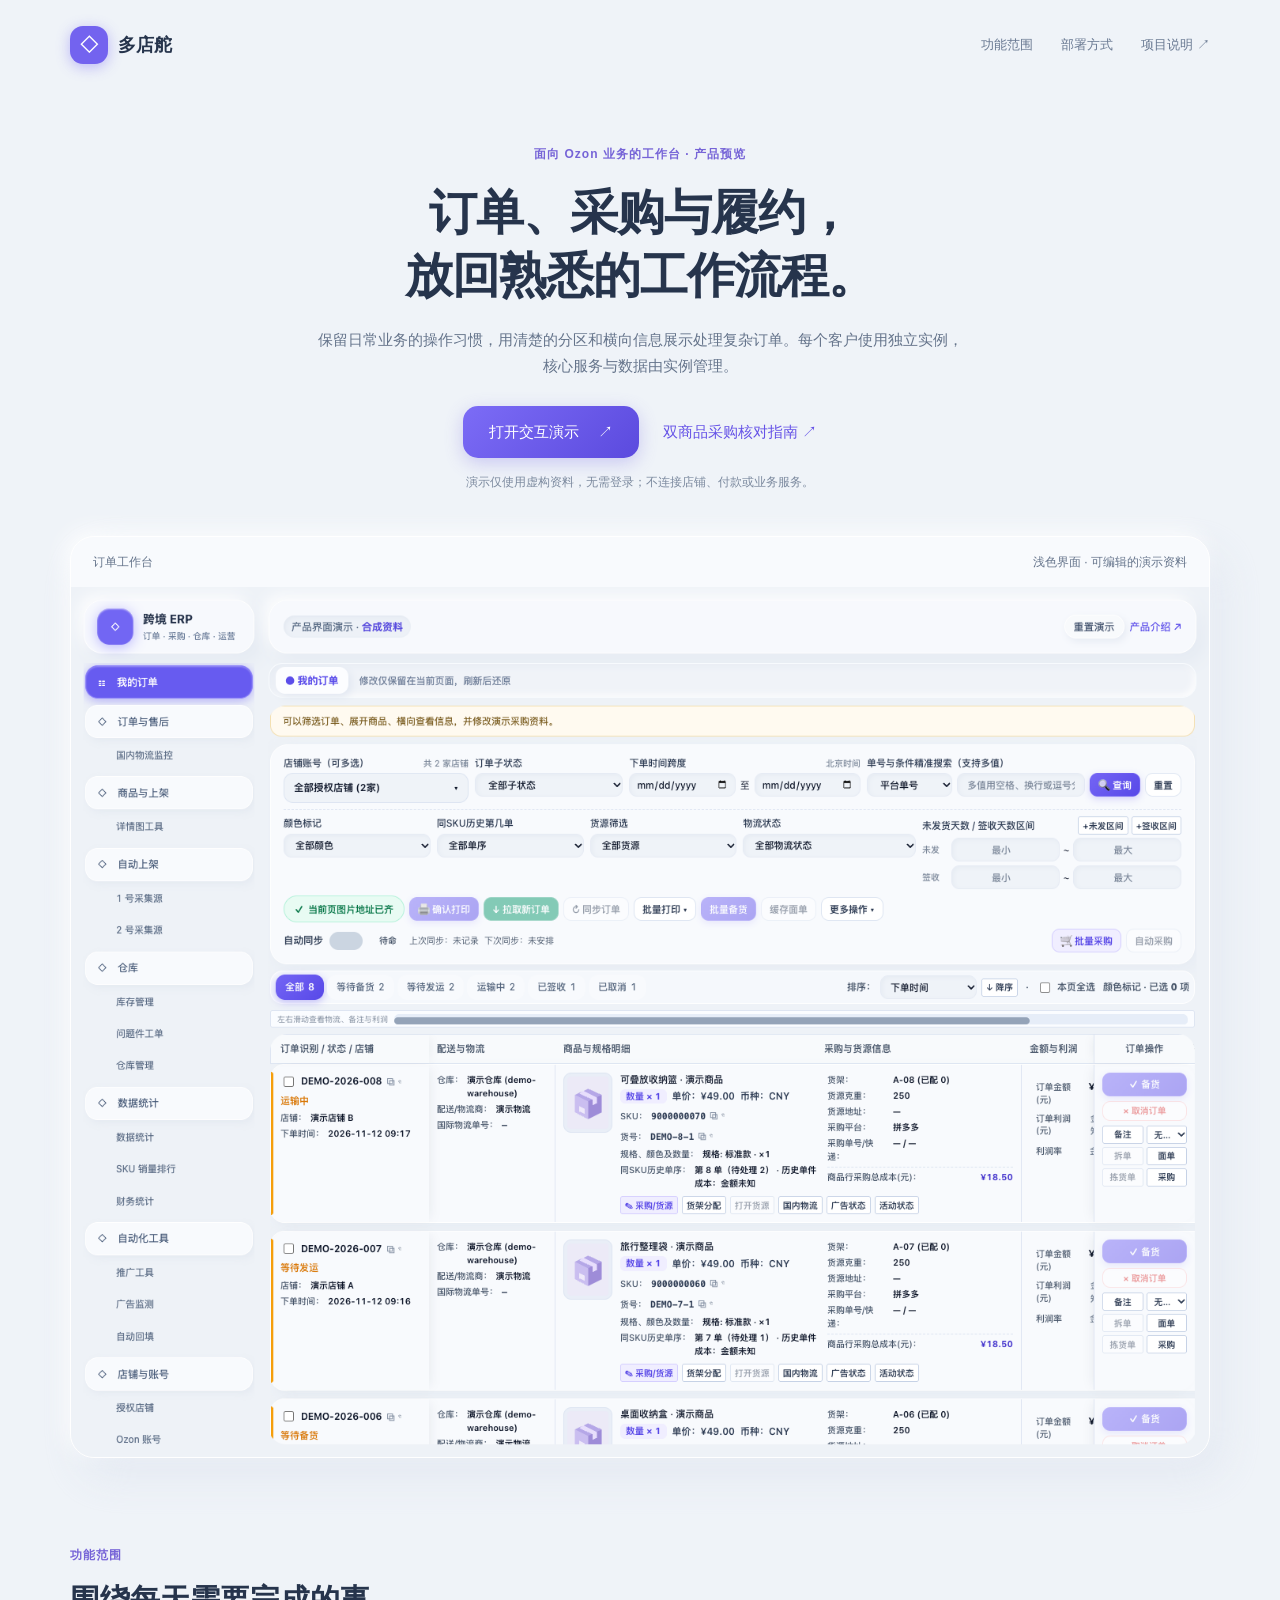
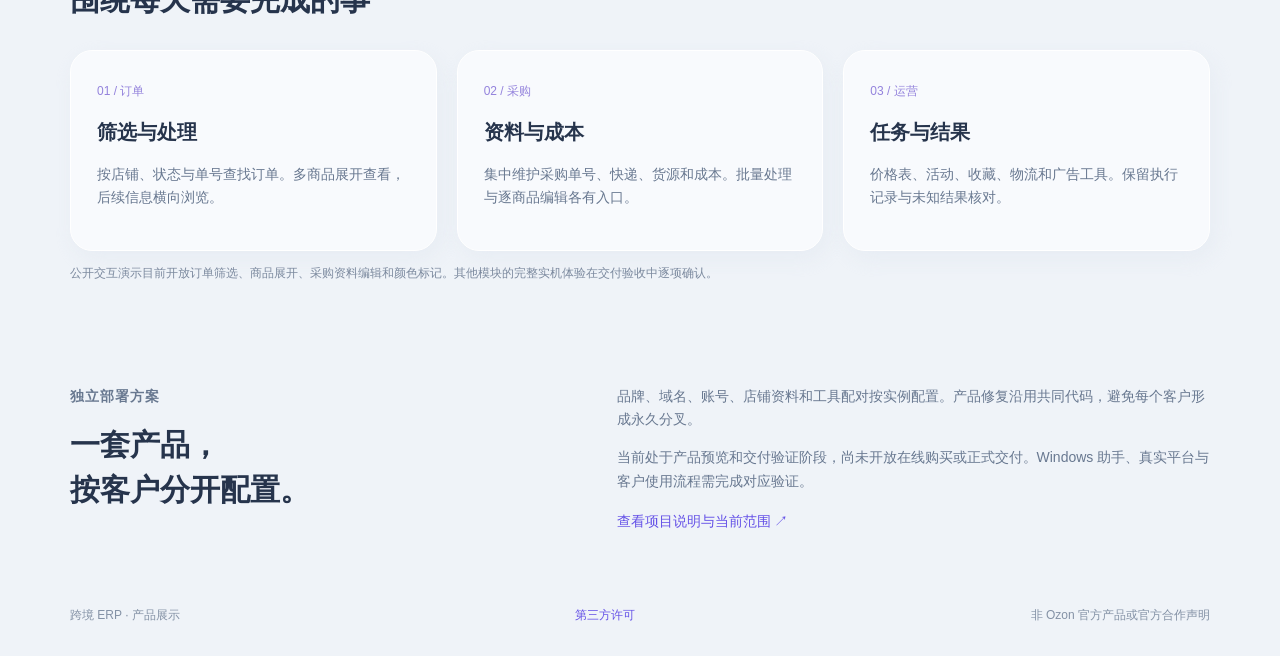
<file: docs/index.html>
<!doctype html><html lang="zh-CN"><head><meta charset="utf-8"><meta name="viewport" content="width=device-width, initial-scale=1"><meta name="description" content="跨境 ERP 产品界面与独立部署方案预览：订单、采购、仓库与运营。"><meta http-equiv="Content-Security-Policy" content="default-src 'self'; style-src 'self'; img-src 'self'; connect-src 'none'; object-src 'none'; base-uri 'none'; form-action 'none'"><title>多店舵 MultiHelm · Ozon 订单工作台演示</title><link rel="stylesheet" href="./site.css"></head><body><header><a class="brand" href="./"><b>◇</b> 多店舵</a><nav><a href="#scope">功能范围</a><a href="#delivery">部署方式</a><a href="https://github.com/2529437553/ozon-erp-showcase">项目说明 ↗</a></nav></header><main><section class="hero"><p class="eyebrow">面向 Ozon 业务的工作台 · 产品预览</p><h1>订单、采购与履约，<br>放回熟悉的工作流程。</h1><p class="lead">保留日常业务的操作习惯，用清楚的分区和横向信息展示处理复杂订单。每个客户使用独立实例，核心服务与数据由实例管理。</p><div class="actions"><a class="primary" href="./demo.html">打开交互演示 <span>↗</span></a><a href="https://multihelm.vetted-sourcing.com/guides/order-purchase-check/">双商品采购核对指南 ↗</a></div><p class="caption">演示仅使用虚构资料，无需登录；不连接店铺、付款或业务服务。</p></section><section class="preview"><div class="preview-top"><span>订单工作台</span><span>浅色界面 · 可编辑的演示资料</span></div><a href="./demo.html"><img src="./preview.png" alt="订单演示工作台：浅灰蓝背景、紫色操作按钮及可横向浏览的订单信息"></a></section><section id="scope"><p class="eyebrow">功能范围</p><h2>围绕每天需要完成的事</h2><div class="cards"><article><span>01 / 订单</span><h3>筛选与处理</h3><p>按店铺、状态与单号查找订单。多商品展开查看，后续信息横向浏览。</p></article><article><span>02 / 采购</span><h3>资料与成本</h3><p>集中维护采购单号、快递、货源和成本。批量处理与逐商品编辑各有入口。</p></article><article><span>03 / 运营</span><h3>任务与结果</h3><p>价格表、活动、收藏、物流和广告工具。保留执行记录与未知结果核对。</p></article></div><p class="caption">公开交互演示目前开放订单筛选、商品展开、采购资料编辑和颜色标记。其他模块的完整实机体验在交付验收中逐项确认。</p></section><section id="delivery" class="delivery"><div><p class="eyebrow">独立部署方案</p><h2>一套产品，<br>按客户分开配置。</h2></div><div><p>品牌、域名、账号、店铺资料和工具配对按实例配置。产品修复沿用共同代码，避免每个客户形成永久分叉。</p><p>当前处于产品预览和交付验证阶段，尚未开放在线购买或正式交付。Windows 助手、真实平台与客户使用流程需完成对应验证。</p><a href="https://github.com/2529437553/ozon-erp-showcase">查看项目说明与当前范围 ↗</a></div></section></main><footer><span>跨境 ERP · 产品展示</span><a href="./THIRD-PARTY-NOTICES.txt">第三方许可</a><span>非 Ozon 官方产品或官方合作声明</span></footer></body></html>
</file>
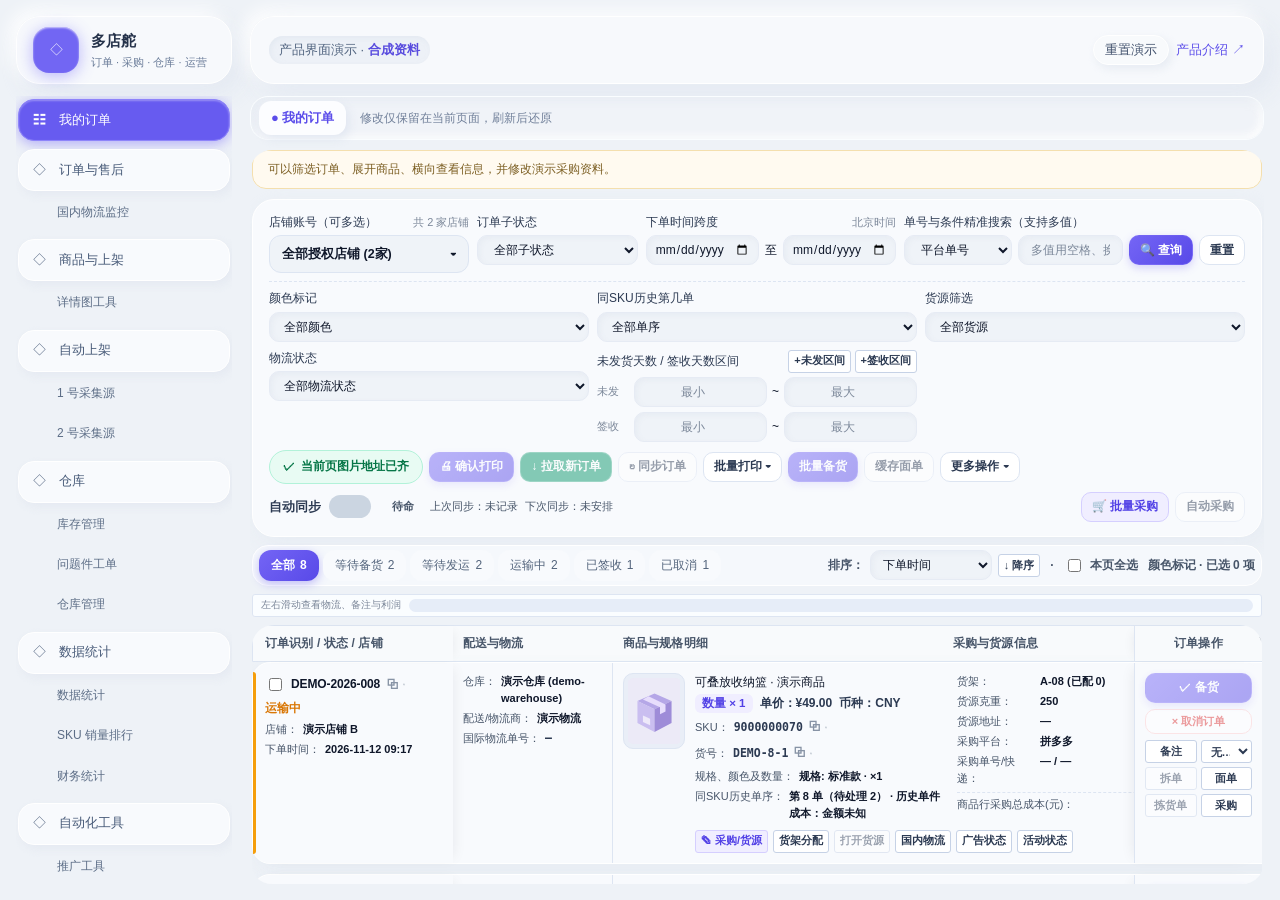
<file: docs/demo.html>
<!doctype html><html lang="zh-CN"><head><meta charset="utf-8"><meta name="viewport" content="width=device-width,initial-scale=1"><meta http-equiv="Content-Security-Policy" content="default-src 'self'; script-src 'self'; style-src 'self' 'unsafe-inline'; img-src 'self' data:; connect-src 'none'; object-src 'none'; base-uri 'none'; form-action 'none'"><title>多店舵 MultiHelm｜Ozon 订单采购交互演示</title><link rel="stylesheet" href="./demo.css?v=4b5ab4d7a29d"></head><body><div id="root"></div><script type="module" src="./demo.js?v=107925c29366"></script></body></html>
</file>
<file: docs/site.css>
*{box-sizing:border-box}html{scroll-behavior:smooth}body{margin:0;background:#eff3f8;color:#26344c;font:15px/1.7 -apple-system,BlinkMacSystemFont,'Segoe UI','PingFang SC',sans-serif}a{color:#6552e7;text-decoration:none}header,main,footer{max-width:1180px;margin:auto}header{display:flex;justify-content:space-between;align-items:center;padding:26px 20px}.brand{font-size:18px;font-weight:700;color:#26344c;display:flex;align-items:center;gap:10px}.brand b{width:38px;height:38px;display:grid;place-items:center;color:white;background:#7363ef;border-radius:13px;box-shadow:0 3px 14px #786cf770}nav{display:flex;gap:28px;font-size:13px}nav a{color:#697992}.hero{text-align:center;max-width:800px;margin:54px auto 44px;padding:0 20px}.eyebrow{font-size:12px;color:#7664d7;letter-spacing:1px;font-weight:600}h1{font-size:48px;line-height:1.3;letter-spacing:-1px;margin:18px 0;color:#26344c}h2{font-size:30px;line-height:1.5;margin:9px 0 28px}.lead{max-width:650px;margin:20px auto;color:#65748b}.actions{display:flex;justify-content:center;align-items:center;gap:24px;margin:28px 0 14px}.primary{background:linear-gradient(135deg,#7c6cf6,#5b4ade);color:white;padding:13px 26px;border-radius:15px;box-shadow:0 5px 18px #7566e54d}.primary span{margin-left:14px}.caption{font-size:12px;color:#7b899e}.preview{margin:0 20px;background:#f8fafd;border:1px solid white;border-radius:24px;overflow:hidden;box-shadow:12px 18px 40px #dce3ee99,-5px -5px 22px white}.preview-top{display:flex;justify-content:space-between;padding:15px 22px;font-size:12px;color:#65748b}.preview img{display:block;width:100%;height:auto}section[id]{padding:75px 20px 0;scroll-margin-top:20px}.cards{display:grid;grid-template-columns:repeat(3,1fr);gap:20px}.cards article{background:#f8fafd;border:1px solid white;border-radius:22px;padding:26px;box-shadow:4px 8px 20px #dce3ee66}.cards span{font-size:12px;color:#9382dc}.cards h3{font-size:20px;margin:12px 0}.cards p,.delivery p{color:#687890;font-size:14px}.delivery{display:grid;grid-template-columns:1fr 1.3fr;gap:90px}.delivery a{font-size:14px}footer{display:flex;justify-content:space-between;gap:18px;flex-wrap:wrap;padding:65px 20px 30px;color:#8391a5;font-size:12px}a:focus-visible{outline:2px solid #6552e7;outline-offset:5px}@media(max-width:760px){header{gap:16px;flex-wrap:wrap}nav{gap:18px}h1{font-size:33px}.hero{margin-top:25px}.cards,.delivery{grid-template-columns:1fr;gap:18px}.delivery h2 br{display:none}section[id]{padding-top:45px}.preview-top span:last-child{display:none}.actions{gap:16px}.primary{padding:12px 18px}}
</file>
<file: docs/demo.css>
.cow-root{--cow-bg-canvas: #edf2fa;--cow-bg-canvas-gradient: linear-gradient(145deg, #f0f4fb 0%, #e6edf8 100%);--cow-surface-card: #fbfdff;--cow-surface-elevated: #ffffff;--cow-surface-subtle: #f3f6fc;--cow-surface-input: #f1f5fb;--cow-surface-input-focus: #ffffff;--cow-border-light: rgba(255, 255, 255, .92);--cow-border-subtle: #dde5f2;--cow-border-strong: #c6d2e6;--cow-text-primary: #0f172a;--cow-text-secondary: #2c3a52;--cow-text-label: #475569;--cow-text-muted: #64748b;--cow-purple-500: #6353f6;--cow-purple-600: #5140e6;--cow-purple-700: #4232cc;--cow-purple-bg-soft: #f0eeff;--cow-purple-border-soft: #d5cfff;--cow-purple-gradient: linear-gradient(135deg, #6b5bf8 0%, #5241e8 100%);--cow-purple-glow: 0 8px 20px -3px rgba(88, 71, 240, .42), 0 2px 6px rgba(88, 71, 240, .22);--cow-green-600: #059669;--cow-green-gradient: linear-gradient(135deg, #12b886 0%, #099268 100%);--cow-green-glow: 0 6px 16px -3px rgba(12, 166, 120, .34);--cow-green-bg-soft: #e8fbf3;--cow-green-border-soft: #b2f2d9;--cow-green-text: #067647;--cow-amber-500: #f59e0b;--cow-amber-bg-soft: #fff9eb;--cow-amber-border-soft: #fde3a7;--cow-amber-text: #9a5b06;--cow-danger-600: #dc2626;--cow-danger-bg-soft: #fef2f2;--cow-danger-border-soft: #fecaca;--cow-danger-text: #b91c1c;--cow-blue-600: #2563eb;--cow-blue-bg-soft: #eff6ff;--cow-blue-border-soft: #bfdbfe;--cow-shadow-card: 0 12px 28px -8px rgba(24, 39, 75, .065), 0 3px 8px -2px rgba(24, 39, 75, .04), inset 0 1px 0 rgba(255, 255, 255, .95);--cow-shadow-pill: 0 4px 12px -2px rgba(24, 39, 75, .06), 0 1px 3px rgba(24, 39, 75, .04), inset 0 1px 0 rgba(255, 255, 255, .95);--cow-shadow-inset: inset 0 2px 4px rgba(15, 23, 42, .045), 0 1px 0 rgba(255, 255, 255, .85);--cow-radius-xl: 20px;--cow-radius-lg: 15px;--cow-radius-md: 11px;--cow-radius-pill: 999px;box-sizing:border-box;min-height:100vh;background:var(--cow-bg-canvas-gradient);color:var(--cow-text-primary);font-family:-apple-system,BlinkMacSystemFont,PingFang SC,Hiragino Sans GB,Microsoft YaHei,Segoe UI,Roboto,sans-serif;font-size:13px;line-height:1.48;-webkit-font-smoothing:antialiased;padding:16px 20px}.cow-root.is-embedded{min-height:auto;padding:0;background:transparent}.cow-root *,.cow-root *:before,.cow-root *:after{box-sizing:border-box}.cow-shell{display:grid;grid-template-columns:244px minmax(0,1fr);gap:20px;max-width:1720px;margin:0 auto;align-items:start}.cow-shell.is-embedded{display:block;max-width:none;margin:0}.cow-sidebar{display:flex;flex-direction:column;gap:14px;position:sticky;top:16px;min-height:calc(100vh - 32px)}.cow-brand-card{display:flex;align-items:center;gap:13px;padding:16px;background:var(--cow-surface-card);border:1px solid var(--cow-border-light);border-radius:var(--cow-radius-xl);box-shadow:var(--cow-shadow-card)}.cow-brand-logo{width:44px;height:44px;border-radius:13px;background:var(--cow-purple-gradient);box-shadow:var(--cow-purple-glow);color:#fff;font-weight:800;font-size:13px;letter-spacing:.04em;display:flex;align-items:center;justify-content:center;flex-shrink:0;overflow:hidden}.cow-brand-logo img{width:100%;height:100%;object-fit:cover}.cow-brand-meta{min-width:0;flex:1}.cow-brand-title{margin:0;font-size:16px;font-weight:700;color:var(--cow-text-primary);letter-spacing:-.01em;white-space:nowrap;overflow:hidden;text-overflow:ellipsis}.cow-brand-subtitle{margin:3px 0 0;font-size:11.5px;color:var(--cow-text-label);white-space:nowrap;overflow:hidden;text-overflow:ellipsis}.cow-nav-section{display:flex;flex-direction:column;gap:9px}.cow-nav-group-title{padding:4px 10px 0;font-size:11.5px;font-weight:600;color:var(--cow-text-label);letter-spacing:.02em}.cow-nav-item{width:100%;display:flex;align-items:center;justify-content:space-between;gap:10px;padding:13px 15px;border-radius:15px;border:1px solid var(--cow-border-light);background:var(--cow-surface-card);box-shadow:var(--cow-shadow-pill);color:var(--cow-text-secondary);font-size:14px;font-weight:600;cursor:pointer;transition:transform .14s ease,box-shadow .14s ease,background .14s ease;text-align:left}.cow-nav-item:hover:not(:disabled){transform:translateY(-1px);background:var(--cow-surface-elevated)}.cow-nav-item:disabled{opacity:.55;cursor:not-allowed}.cow-nav-item.is-active{background:var(--cow-purple-gradient);border-color:#ffffff3d;color:#fff;box-shadow:var(--cow-purple-glow)}.cow-nav-item-left{display:flex;align-items:center;gap:10px;min-width:0}.cow-nav-icon{width:18px;height:18px;flex-shrink:0;opacity:.9}.cow-nav-badge{display:inline-flex;align-items:center;justify-content:center;padding:2px 9px;border-radius:var(--cow-radius-pill);font-size:11px;font-weight:700;line-height:1.35}.cow-nav-item.is-active .cow-nav-badge{background:#ffffff38;color:#fff}.cow-nav-badge.tone-danger{background:var(--cow-danger-bg-soft);color:var(--cow-danger-text);border:1px solid var(--cow-danger-border-soft)}.cow-nav-badge.tone-purple{background:var(--cow-purple-bg-soft);color:var(--cow-purple-600)}.cow-nav-badge.tone-success{background:var(--cow-green-bg-soft);color:var(--cow-green-text)}.cow-nav-children{display:flex;flex-direction:column;gap:5px;padding-left:14px;margin-top:-3px}.cow-nav-child-btn{display:flex;align-items:center;justify-content:space-between;padding:8px 13px;border-radius:11px;border:1px solid transparent;background:#ffffffa6;color:var(--cow-text-secondary);font-size:12.5px;font-weight:500;cursor:pointer;text-align:left}.cow-nav-child-btn.is-active{background:var(--cow-purple-bg-soft);color:var(--cow-purple-600);border-color:var(--cow-purple-border-soft);font-weight:600}.cow-sidebar-spacer{flex:1}.cow-connection-card{padding:13px 15px;border-radius:var(--cow-radius-xl);background:var(--cow-surface-card);border:1px solid var(--cow-border-light);box-shadow:var(--cow-shadow-card);display:flex;flex-direction:column;gap:5px}.cow-connection-header{display:flex;align-items:center;gap:8px;font-size:12.5px;font-weight:700;color:var(--cow-text-primary)}.cow-connection-dot{width:8px;height:8px;border-radius:50%;flex-shrink:0}.cow-connection-dot.state-connected{background:#10b981;box-shadow:0 0 0 3px #10b9812e}.cow-connection-dot.state-degraded,.cow-connection-dot.state-checking{background:#f59e0b;box-shadow:0 0 0 3px #f59e0b2e}.cow-connection-dot.state-disconnected{background:#ef4444;box-shadow:0 0 0 3px #ef44442e}.cow-connection-dot.state-unverified{background:#64748b;box-shadow:0 0 0 3px #64748b29}.cow-connection-detail{font-size:11.5px;color:var(--cow-text-label);line-height:1.4}.cow-main{display:flex;flex-direction:column;gap:15px;min-width:0}.cow-filter-summary{display:flex;align-items:center;flex-wrap:wrap;gap:10px 22px;padding:10px 18px;border:1px solid #fff;border-radius:16px;background:#f9fbfd;color:#596b86;font-size:12px}.cow-filter-summary b{margin-left:5px;color:#5146c7;font-weight:600}.cow-filter-summary small{flex-basis:100%}.cow-batch-line-costs{grid-column:1 / -1;display:grid;gap:8px}.cow-batch-line-costs p{margin:4px 0;color:#61718a;font-size:12px}.cow-batch-line-cost{display:grid;grid-template-columns:minmax(0,1fr) 190px;gap:12px;align-items:center;padding:8px 10px;border-radius:10px;background:#f0f3fa}.cow-batch-line-cost span{min-width:0;overflow-wrap:anywhere;font-size:12px}.cow-batch-line-cost small{display:block;font-size:11px;color:#687992}.cow-topbar{display:flex;align-items:center;justify-content:space-between;gap:16px;padding:13px 20px;background:var(--cow-surface-card);border:1px solid var(--cow-border-light);border-radius:var(--cow-radius-xl);box-shadow:var(--cow-shadow-card);flex-wrap:wrap}.cow-topbar-left{display:flex;align-items:center;gap:12px;min-width:0}.cow-scope-pill{display:inline-flex;align-items:center;gap:10px;padding:7px 14px;border-radius:12px;background:var(--cow-surface-subtle);border:1px solid var(--cow-border-subtle);color:var(--cow-text-primary);font-size:13px;font-weight:600}.cow-scope-divider{color:var(--cow-border-strong);font-weight:400}.cow-topbar-right{display:flex;align-items:center;gap:10px;flex-wrap:wrap}.cow-role-pill{display:inline-flex;align-items:center;gap:7px;padding:7px 14px;border-radius:var(--cow-radius-pill);background:var(--cow-purple-bg-soft);border:1px solid var(--cow-purple-border-soft);color:var(--cow-purple-600);font-size:12.5px;font-weight:700}.cow-role-dot{width:6px;height:6px;border-radius:50%;background:var(--cow-purple-500)}.cow-top-btn{display:inline-flex;align-items:center;gap:6px;padding:7px 14px;border-radius:var(--cow-radius-pill);border:1px solid var(--cow-border-subtle);background:var(--cow-surface-elevated);box-shadow:var(--cow-shadow-pill);color:var(--cow-text-secondary);font-size:12.5px;font-weight:600;cursor:pointer;transition:background .14s ease,transform .14s ease}.cow-top-btn:hover:not(:disabled){background:var(--cow-surface-subtle);transform:translateY(-1px)}.cow-top-btn:disabled{opacity:.5;cursor:not-allowed}.cow-top-btn.is-danger{color:var(--cow-danger-600);border-color:var(--cow-danger-border-soft);background:snow}.cow-notice-bell{position:relative;padding:7px 11px}.cow-notice-dot{position:absolute;top:5px;right:7px;width:7px;height:7px;border-radius:50%;background:var(--cow-danger-600);border:1.5px solid #ffffff}.cow-tabs-notice-row{display:grid;grid-template-columns:minmax(300px,auto) minmax(320px,1fr);gap:14px;align-items:stretch}.cow-tabs-bar{display:flex;align-items:center;gap:6px;padding:6px;background:var(--cow-surface-card);border:1px solid var(--cow-border-light);border-radius:16px;box-shadow:var(--cow-shadow-card);overflow-x:auto}.cow-tab-pill{display:inline-flex;align-items:center;gap:8px;padding:8px 14px;border-radius:12px;border:1px solid transparent;background:transparent;color:var(--cow-text-label);font-size:12.5px;font-weight:600;cursor:pointer;white-space:nowrap;transition:all .14s ease}.cow-tab-pill:hover{color:var(--cow-text-primary);background:var(--cow-surface-subtle)}.cow-tab-pill.is-active{background:var(--cow-surface-elevated);border-color:var(--cow-border-subtle);color:var(--cow-purple-600);box-shadow:var(--cow-shadow-pill);font-weight:700}.cow-tab-dot{width:6px;height:6px;border-radius:50%;background:var(--cow-purple-500)}.cow-tab-close{display:inline-flex;align-items:center;justify-content:center;width:16px;height:16px;border-radius:50%;color:var(--cow-text-muted);font-size:12px;line-height:1}.cow-tab-close:hover{background:#0f172a14;color:var(--cow-text-primary)}.cow-notice-banner{display:flex;align-items:center;gap:10px;padding:10px 16px;border-radius:16px;background:var(--cow-amber-bg-soft);border:1px solid var(--cow-amber-border-soft);color:var(--cow-amber-text);font-size:12.5px;font-weight:600;box-shadow:var(--cow-shadow-pill)}.cow-console-card{display:flex;flex-direction:column;gap:14px;padding:18px 20px;background:var(--cow-surface-card);border:1px solid var(--cow-border-light);border-radius:var(--cow-radius-xl);box-shadow:var(--cow-shadow-card)}.cow-filter-primary-grid{display:grid;grid-template-columns:1fr .8fr 1.2fr 1.9fr;gap:12px;align-items:start}.cow-field-group{display:flex;flex-direction:column;gap:6px;min-width:0}.cow-field-label{font-size:12px;font-weight:700;color:var(--cow-text-secondary);display:flex;align-items:center;justify-content:space-between;gap:6px}.cow-field-hint{font-size:11px;font-weight:500;color:var(--cow-text-muted)}.cow-field-error{font-size:11px;font-weight:600;color:var(--cow-danger-600)}.cow-input,.cow-select{width:100%;height:38px;padding:0 12px;border-radius:12px;border:1px solid var(--cow-border-subtle);background:var(--cow-surface-input);box-shadow:var(--cow-shadow-inset);color:var(--cow-text-primary);font-size:12.5px;font-weight:500;outline:none;transition:border-color .14s ease,background .14s ease,box-shadow .14s ease}.cow-input::placeholder{color:var(--cow-text-muted)}.cow-input:focus,.cow-select:focus{background:var(--cow-surface-input-focus);border-color:var(--cow-purple-500);box-shadow:0 0 0 3px #6353f624}.cow-readonly-box{display:flex;align-items:center;justify-content:space-between;gap:8px;height:38px;padding:0 12px;border-radius:12px;border:1px dashed var(--cow-border-strong);background:var(--cow-surface-subtle);color:var(--cow-text-secondary);font-size:12.5px;font-weight:600}.cow-shop-multiselect{position:relative}.cow-shop-trigger{width:100%;min-height:38px;padding:5px 12px;border-radius:12px;border:1px solid var(--cow-border-subtle);background:var(--cow-surface-input);box-shadow:var(--cow-shadow-inset);color:var(--cow-text-primary);font-size:12.5px;font-weight:600;display:flex;align-items:center;justify-content:space-between;gap:6px;cursor:pointer;text-align:left}.cow-shop-tags{display:flex;align-items:center;gap:4px;flex-wrap:wrap}.cow-shop-tag{display:inline-flex;align-items:center;gap:4px;padding:2px 8px;border-radius:999px;background:var(--cow-purple-bg-soft);border:1px solid var(--cow-purple-border-soft);color:var(--cow-purple-600);font-size:11.5px;font-weight:700}.cow-date-range-row{display:grid;grid-template-columns:minmax(0,1fr) auto minmax(0,1fr);min-width:0;align-items:center;gap:6px}.cow-date-range-row .cow-input{min-width:0;width:100%;padding:0 8px;font-size:12px}.cow-interval-list{display:flex;flex-direction:column;gap:5px}.cow-interval-row{display:flex;align-items:center;gap:5px}.cow-interval-row .cow-input{min-width:0;height:32px;padding:0 8px;font-size:12px;text-align:center}.cow-interval-row>span{flex-shrink:0;white-space:nowrap}.cow-search-combo{display:flex;align-items:center;gap:6px;flex-wrap:nowrap}.cow-search-combo .cow-select{width:108px;flex-shrink:0}.cow-search-combo .cow-input{flex:1;min-width:72px}.cow-filter-secondary-grid{display:grid;grid-template-columns:.85fr .85fr .85fr 1fr 1.5fr;gap:12px;padding-top:10px;border-top:1px dashed var(--cow-border-subtle);align-items:start}.cow-filter-secondary-grid .cow-select{height:34px;font-size:12px;padding:0 10px}.cow-btn{display:inline-flex;align-items:center;justify-content:center;gap:6px;height:36px;padding:0 15px;border-radius:var(--cow-radius-pill);border:1px solid var(--cow-border-subtle);background:var(--cow-surface-elevated);box-shadow:var(--cow-shadow-pill);color:var(--cow-text-secondary);font-size:12.5px;font-weight:700;cursor:pointer;white-space:nowrap;transition:transform .14s ease,box-shadow .14s ease,background .14s ease}.cow-btn:hover:not(:disabled){transform:translateY(-1px);background:#fff}.cow-btn:disabled{opacity:.48;cursor:not-allowed;transform:none}.cow-btn-purple{background:var(--cow-purple-gradient);border-color:#ffffff38;color:#fff;box-shadow:var(--cow-purple-glow)}.cow-btn-purple:hover:not(:disabled){background:linear-gradient(135deg,#7466fa,#5847ee)}.cow-btn-green{background:var(--cow-green-gradient);border-color:#ffffff38;color:#fff;box-shadow:var(--cow-green-glow)}.cow-btn-green:hover:not(:disabled){background:linear-gradient(135deg,#15c490,#0b9f72)}.cow-btn-soft-purple{background:var(--cow-purple-bg-soft);border-color:var(--cow-purple-border-soft);color:var(--cow-purple-600)}.cow-btn-danger-outline{background:snow;border-color:var(--cow-danger-border-soft);color:var(--cow-danger-600)}.cow-btn-sm{height:30px;padding:0 11px;font-size:12px;border-radius:10px}.cow-action-toolbar{display:flex;align-items:center;justify-content:space-between;gap:12px;flex-wrap:wrap}.cow-action-group{display:flex;align-items:center;gap:9px;flex-wrap:wrap}.cow-status-pill-mint{display:inline-flex;align-items:center;gap:6px;height:34px;padding:0 13px;border-radius:var(--cow-radius-pill);background:var(--cow-green-bg-soft);border:1px solid var(--cow-green-border-soft);color:var(--cow-green-text);font-size:12px;font-weight:700}.cow-dropdown-wrap{position:relative;display:inline-flex}.cow-dropdown-panel{position:absolute;top:calc(100% + 6px);left:0;z-index:40;min-width:210px;padding:6px;background:var(--cow-surface-elevated);border:1px solid var(--cow-border-subtle);border-radius:14px;box-shadow:0 14px 32px #0f172a24;display:flex;flex-direction:column;gap:3px}.cow-dropdown-item{width:100%;display:flex;align-items:center;justify-content:space-between;gap:8px;padding:8px 11px;border:none;border-radius:9px;background:transparent;color:var(--cow-text-primary);font-size:12.5px;font-weight:600;text-align:left;cursor:pointer}.cow-dropdown-item:hover:not(:disabled){background:var(--cow-purple-bg-soft);color:var(--cow-purple-600)}.cow-dropdown-item:disabled{opacity:.45;cursor:not-allowed}.cow-autosync-row{display:flex;align-items:center;justify-content:space-between;gap:14px;flex-wrap:wrap;padding-top:6px}.cow-autosync-left{display:flex;align-items:center;gap:12px;flex-wrap:wrap}.cow-switch-btn{display:inline-flex;align-items:center;gap:8px;border:none;background:transparent;padding:0;cursor:pointer;font-size:12.5px;font-weight:700;color:var(--cow-text-secondary)}.cow-switch-track{width:42px;height:23px;border-radius:var(--cow-radius-pill);background:#cbd5e1;position:relative;transition:background .16s ease;padding:2px}.cow-switch-track.is-on{background:var(--cow-purple-gradient);box-shadow:0 2px 8px #5847f059}.cow-switch-thumb{width:19px;height:19px;border-radius:50%;background:#fff;box-shadow:0 1px 3px #0003;transition:transform .16s ease}.cow-switch-track.is-on .cow-switch-thumb{transform:translate(19px)}.cow-autosync-meta{font-size:12px;color:var(--cow-text-label);display:flex;align-items:center;gap:10px;flex-wrap:wrap}.cow-status-strip{display:flex;align-items:center;justify-content:space-between;gap:10px 14px;padding:7px 14px;background:var(--cow-surface-card);border:1px solid var(--cow-border-light);border-radius:16px;box-shadow:var(--cow-shadow-card);flex-wrap:wrap}.cow-status-tabs{display:flex;align-items:center;gap:4px;flex-wrap:wrap}.cow-status-tab{display:inline-flex;align-items:center;gap:5px;padding:6px 13px;border-radius:var(--cow-radius-pill);border:1px solid transparent;background:transparent;color:var(--cow-text-secondary);font-size:12.5px;font-weight:700;cursor:pointer;transition:all .14s ease;font-variant-numeric:tabular-nums}.cow-status-tab:hover{background:var(--cow-surface-subtle)}.cow-status-tab.is-active{background:var(--cow-purple-gradient);color:#fff;box-shadow:var(--cow-purple-glow)}.cow-status-right{display:flex;align-items:center;gap:10px;flex-wrap:wrap;font-size:12px;color:var(--cow-text-label);font-weight:600}.cow-alert-banner{display:flex;align-items:center;justify-content:space-between;gap:12px;padding:12px 16px;border-radius:15px;font-size:12.5px;font-weight:600}.cow-alert-banner.is-error{background:var(--cow-danger-bg-soft);border:1px solid var(--cow-danger-border-soft);color:var(--cow-danger-text)}.cow-alert-banner.is-warning{background:var(--cow-amber-bg-soft);border:1px solid var(--cow-amber-border-soft);color:var(--cow-amber-text)}.cow-alert-banner.is-info{background:var(--cow-blue-bg-soft);border:1px solid var(--cow-blue-border-soft);color:var(--cow-blue-600)}.cow-async-badge{display:inline-flex;align-items:center;gap:5px;padding:3px 9px;border-radius:var(--cow-radius-pill);font-size:11px;font-weight:700}.cow-async-badge.state-submitting,.cow-async-badge.state-waiting-platform{background:var(--cow-blue-bg-soft);color:var(--cow-blue-600);border:1px solid var(--cow-blue-border-soft)}.cow-async-badge.state-confirmed{background:var(--cow-green-bg-soft);color:var(--cow-green-text);border:1px solid var(--cow-green-border-soft)}.cow-async-badge.state-partial,.cow-async-badge.state-unknown{background:var(--cow-amber-bg-soft);color:var(--cow-amber-text);border:1px solid var(--cow-amber-border-soft)}.cow-async-badge.state-failed,.cow-async-badge.state-cancelled{background:var(--cow-danger-bg-soft);color:var(--cow-danger-text);border:1px solid var(--cow-danger-border-soft)}.cow-order-scroll-region{display:flex;flex-direction:column;gap:8px;width:100%;max-width:100%;min-width:0}.cow-order-sticky-scroll-bar{position:sticky;top:8px;z-index:24;display:flex;align-items:center;gap:12px;padding:6px 14px;border-radius:13px;background:#fbfdfff0;backdrop-filter:blur(8px);border:1px solid var(--cow-border-subtle);box-shadow:var(--cow-shadow-pill)}.cow-order-scroll-hint{flex-shrink:0;font-size:11.5px;font-weight:600;color:var(--cow-text-label);white-space:nowrap}.cow-order-top-scrollbar{flex:1;min-width:120px;height:13px;overflow-x:auto;overflow-y:hidden;border-radius:999px;background:#e6edf8}.cow-order-top-scrollbar::-webkit-scrollbar{height:9px}.cow-order-top-scrollbar::-webkit-scrollbar-track{background:#e6edf8;border-radius:999px}.cow-order-top-scrollbar::-webkit-scrollbar-thumb{background:#94a3b8;border-radius:999px}.cow-order-top-scrollbar::-webkit-scrollbar-thumb:hover{background:var(--cow-purple-500)}.cow-order-top-scrollbar-spacer{height:1px}.cow-order-scroll-viewport{width:100%;max-width:100%;min-width:0;overflow-x:auto;overflow-y:visible;padding-bottom:6px;border-radius:var(--cow-radius-xl)}.cow-order-scroll-viewport::-webkit-scrollbar{height:10px}.cow-order-scroll-viewport::-webkit-scrollbar-track{background:#e6edf8;border-radius:999px}.cow-order-scroll-viewport::-webkit-scrollbar-thumb{background:#94a3b8;border-radius:999px}.cow-order-scroll-viewport::-webkit-scrollbar-thumb:hover{background:var(--cow-purple-500)}.cow-order-list-track{min-width:1550px;width:100%;display:flex;flex-direction:column;gap:10px}.cow-order-col-header{display:grid;grid-template-columns:220px minmax(576px,1fr) 200px 210px 184px 160px;align-items:center;background:#f2f6fd;border:1px solid var(--cow-border-subtle);border-radius:14px;box-shadow:var(--cow-shadow-pill);font-size:11.5px;font-weight:700;color:var(--cow-text-label);letter-spacing:.01em}.cow-col-head-cell{padding:8px 14px;border-right:1px solid var(--cow-border-subtle);white-space:nowrap}.cow-col-head-cell:last-child{border-right:none}.cow-col-head-cell.is-sticky-left{position:sticky;left:0;z-index:4;padding-left:18px;background:#f2f6fd;border-radius:14px 0 0 14px;box-shadow:6px 0 12px -6px #0f172a12}.cow-col-head-cell.is-sticky-right{position:sticky;right:0;z-index:4;background:#f2f6fd;border-left:1px solid var(--cow-border-subtle);border-radius:0 14px 14px 0;box-shadow:-6px 0 12px -6px #0f172a12;text-align:center}.cow-col-head-products{display:grid;grid-template-columns:72px minmax(236px,1.18fr) minmax(226px,1fr);gap:14px;align-items:center}.cow-col-head-products>span:first-child{grid-column:1 / 3}.cow-order-list{display:flex;flex-direction:column;gap:12px}.cow-order-card{position:relative;background:var(--cow-surface-card);border:1px solid var(--cow-border-light);border-radius:var(--cow-radius-xl);box-shadow:var(--cow-shadow-card);padding:0;overflow:visible;transition:box-shadow .16s ease,border-color .16s ease}.cow-order-card.is-selected{border-color:var(--cow-purple-500);box-shadow:0 0 0 2px #6353f62e,var(--cow-shadow-card)}.cow-order-card.is-stale{opacity:.94}.cow-order-accent-bar{position:absolute;left:0;top:12px;bottom:12px;width:4px;border-radius:0 5px 5px 0;background:var(--cow-amber-500)}.cow-color-swatch{display:inline-block;width:8px;height:8px;border-radius:50%;flex-shrink:0}.cow-order-grid{display:grid;grid-template-columns:220px minmax(576px,1fr) 200px 210px 184px 160px;gap:0;align-items:stretch;min-height:184px}.cow-order-meta-col{position:sticky;left:0;z-index:3;display:flex;flex-direction:column;justify-content:flex-start;gap:6px;min-width:0;padding:13px 14px 13px 18px;background:var(--cow-surface-card);border-right:1px solid var(--cow-border-subtle);border-radius:var(--cow-radius-xl) 0 0 var(--cow-radius-xl);box-shadow:6px 0 14px -6px #0f172a14}.cow-order-id-row{display:flex;align-items:center;gap:6px;flex-wrap:wrap}.cow-posting-number{font-size:14px;font-weight:700;color:var(--cow-text-primary);letter-spacing:-.01em;font-variant-numeric:tabular-nums}.cow-status-line{display:flex;align-items:center;gap:5px;flex-wrap:wrap;font-size:12px;font-weight:700;color:#d97706}.cow-unmapped-tag{display:inline-flex;align-items:center;padding:2px 6px;border-radius:6px;background:var(--cow-danger-bg-soft);border:1px solid var(--cow-danger-border-soft);color:var(--cow-danger-text);font-size:10.5px;font-weight:700}.cow-kv-list{display:flex;flex-direction:column;gap:3px;font-size:12px;color:var(--cow-text-secondary);font-variant-numeric:tabular-nums}.cow-kv-row{display:flex;align-items:baseline;gap:5px;line-height:1.38}.cow-kv-label{color:var(--cow-text-label);font-weight:500;flex-shrink:0}.cow-kv-val{color:var(--cow-text-primary);font-weight:600;min-width:0;word-break:break-word}.cow-code-val{font-family:ui-monospace,SFMono-Regular,Menlo,Monaco,Consolas,monospace;font-size:11.5px;color:var(--cow-text-secondary)}.cow-order-ext-col{display:flex;flex-direction:column;justify-content:flex-start;gap:6px;min-width:0;padding:13px 14px;border-right:1px solid var(--cow-border-subtle);background:var(--cow-surface-card)}.cow-order-fin-col{border-right:none}.cow-financial-box{padding:9px 11px;border-radius:11px;background:var(--cow-surface-subtle);border:1px solid var(--cow-border-subtle);display:flex;flex-direction:column;gap:6px;font-variant-numeric:tabular-nums}.cow-fin-item{display:flex;align-items:baseline;justify-content:space-between;gap:6px}.cow-fin-label{font-size:11px;font-weight:500;color:var(--cow-text-label)}.cow-fin-val{font-size:13px;font-weight:700;color:var(--cow-text-primary)}.cow-fin-val.is-unknown{color:var(--cow-text-muted);font-weight:600;font-size:11.5px}.cow-products-col{display:flex;flex-direction:column;justify-content:flex-start;gap:10px;min-width:0;padding:13px 16px;border-right:1px solid var(--cow-border-subtle);background:var(--cow-surface-card)}.cow-multi-product-banner{display:flex;align-items:center;justify-content:space-between;padding:4px 10px;border-radius:8px;background:var(--cow-purple-bg-soft);border:1px solid var(--cow-purple-border-soft);color:var(--cow-purple-600);font-size:11.5px;font-weight:700}.cow-product-item{display:flex;flex-direction:column;gap:8px;padding-bottom:10px;border-bottom:1px dashed var(--cow-border-subtle)}.cow-product-item:last-child{padding-bottom:0;border-bottom:none}.cow-product-line{display:grid;grid-template-columns:72px minmax(236px,1.18fr) minmax(226px,1fr);gap:6px 14px;align-items:start}.cow-product-thumb{grid-row:1 / 3;width:72px;height:82px;border-radius:12px;background:#e9eef7;border:1px solid var(--cow-border-subtle);display:flex;align-items:center;justify-content:center;color:var(--cow-text-label);font-size:11.5px;font-weight:600;text-align:center;padding:4px;overflow:hidden;flex-shrink:0}.cow-product-thumb img{width:100%;height:100%;object-fit:cover}.cow-image-open{width:100%;height:100%;padding:0;border:0;background:transparent;cursor:zoom-in}.cow-image-backdrop{position:fixed;inset:0;z-index:1000;background:#1d234ab3;display:grid;place-items:center;padding:24px}.cow-image-dialog{max-width:min(1000px,95vw);max-height:94vh;padding:18px;border-radius:20px;background:#f8fafd;display:flex;flex-direction:column;gap:12px;align-items:center}.cow-image-dialog>img{max-width:100%;max-height:74vh;min-height:0;object-fit:contain}.cow-image-dialog>button{align-self:flex-end}.cow-image-dialog>p{margin:0;color:#33435d}.cow-product-info{display:flex;flex-direction:column;gap:3px;min-width:0}.cow-product-title{margin:0;font-size:13.5px;font-weight:700;color:var(--cow-text-primary);line-height:1.3}.cow-product-price-line{display:flex;align-items:center;gap:7px;flex-wrap:wrap;font-size:12px;font-weight:600;color:var(--cow-text-secondary);font-variant-numeric:tabular-nums}.cow-price-pill{padding:1px 7px;border-radius:6px;background:var(--cow-purple-bg-soft);color:var(--cow-purple-600);font-weight:700;font-size:11.5px}.cow-product-kv-list{gap:2px}.cow-product-source-col{display:flex;flex-direction:column;gap:3px;padding:7px 10px;border-radius:10px;background:var(--cow-surface-subtle);border:1px solid var(--cow-border-subtle);font-size:11.5px;font-variant-numeric:tabular-nums;min-width:0}.cow-product-source-col .cow-kv-row{display:grid;grid-template-columns:78px minmax(0,1fr);align-items:baseline;gap:6px}.cow-product-source-col .cow-source-cost-row{grid-template-columns:auto minmax(0,1fr);padding-top:3px;margin-top:2px;border-top:1px dashed var(--cow-border-subtle)}.cow-product-source-col .cow-source-cost-row .cow-kv-val{text-align:right;font-weight:700}.cow-source-url-cell{min-width:0;overflow:hidden;text-overflow:ellipsis;white-space:nowrap}.cow-source-url-link{display:inline-block;max-width:100%;overflow:hidden;text-overflow:ellipsis;white-space:nowrap;vertical-align:bottom;color:var(--cow-purple-600);text-decoration:none;font-weight:600}.cow-source-url-link:hover{text-decoration:underline}.cow-line-actions{grid-column:2 / -1;display:flex;align-items:center;gap:5px;flex-wrap:wrap;margin-top:2px}.cow-mini-btn{display:inline-flex;align-items:center;justify-content:center;gap:4px;padding:2px 8px;min-height:24px;border-radius:7px;border:1px solid var(--cow-border-strong);background:#fff;color:var(--cow-text-secondary);font-size:11px;font-weight:600;cursor:pointer;white-space:nowrap}.cow-mini-btn-accent{background:var(--cow-purple-bg-soft);border-color:var(--cow-purple-border-soft);color:var(--cow-purple-600)}.cow-mini-btn-span2{grid-column:1 / -1}.cow-mini-btn:hover:not(:disabled){border-color:var(--cow-purple-500);color:var(--cow-purple-600);background:var(--cow-purple-bg-soft)}.cow-mini-btn:disabled{opacity:.45;cursor:not-allowed}.cow-icon-copy-btn{padding:2px;width:20px;height:20px;min-height:20px;border-radius:5px;border-color:transparent;background:transparent;color:var(--cow-text-muted);flex-shrink:0}.cow-icon-copy-btn:hover:not(:disabled){border-color:var(--cow-purple-border-soft);background:var(--cow-purple-bg-soft);color:var(--cow-purple-600)}.cow-copy-svg{width:13px;height:13px;display:block}.cow-sr-only{position:absolute;width:1px;height:1px;padding:0;margin:-1px;overflow:hidden;clip:rect(0,0,0,0);white-space:nowrap;border:0}.cow-order-actions-col{position:sticky;right:0;z-index:3;display:flex;flex-direction:column;justify-content:flex-start;align-items:stretch;gap:6px;padding:13px 14px;background:var(--cow-surface-card);border-left:1px solid var(--cow-border-subtle);border-radius:0 var(--cow-radius-xl) var(--cow-radius-xl) 0;box-shadow:-6px 0 14px -6px #0f172a14}.cow-ship-btn{display:flex;flex-direction:row;align-items:center;justify-content:center;gap:5px;min-height:38px;padding:6px 12px;border-radius:12px;border:1px solid rgba(255,255,255,.25);background:var(--cow-purple-gradient);box-shadow:var(--cow-purple-glow);color:#fff;font-size:13px;font-weight:700;cursor:pointer;transition:transform .14s ease,box-shadow .14s ease}.cow-ship-btn:hover:not(:disabled){transform:translateY(-1px)}.cow-ship-btn:disabled{opacity:.48;cursor:not-allowed;transform:none}.cow-cancel-btn{display:inline-flex;align-items:center;justify-content:center;gap:4px;height:29px;border-radius:var(--cow-radius-pill);border:1px solid var(--cow-danger-border-soft);background:#fff;box-shadow:var(--cow-shadow-pill);color:var(--cow-danger-600);font-size:11.5px;font-weight:700;cursor:pointer}.cow-cancel-btn:hover:not(:disabled){background:var(--cow-danger-bg-soft)}.cow-cancel-btn:disabled{opacity:.45;cursor:not-allowed}.cow-row-secondary-grid{display:grid;grid-template-columns:1fr 1fr;gap:4px}.cow-purchase-editor{margin-top:8px;padding:13px 14px;border-radius:13px;background:#f5f7fd;border:1px solid var(--cow-purple-border-soft);display:flex;flex-direction:column;gap:10px}.cow-purchase-editor-header{display:flex;align-items:center;justify-content:space-between;gap:10px;flex-wrap:wrap}.cow-purchase-editor-title{font-size:13px;font-weight:700;color:var(--cow-purple-700);display:flex;align-items:center;gap:8px}.cow-purchase-grid{display:grid;grid-template-columns:repeat(4,minmax(0,1fr));gap:8px}.cow-purchase-outcomes{display:grid;grid-template-columns:1fr 1fr;gap:10px}.cow-outcome-card{padding:9px 12px;border-radius:11px;background:#fff;border:1px solid var(--cow-border-subtle);display:flex;align-items:center;justify-content:space-between;gap:8px;font-size:12px}.cow-pagination-bar{display:flex;align-items:center;justify-content:space-between;gap:16px;padding:13px 20px;background:var(--cow-surface-card);border:1px solid var(--cow-border-light);border-radius:var(--cow-radius-xl);box-shadow:var(--cow-shadow-card);flex-wrap:wrap;font-variant-numeric:tabular-nums}.cow-page-numbers{display:flex;align-items:center;gap:6px}.cow-page-btn{min-width:32px;height:32px;padding:0 9px;border-radius:9px;border:1px solid transparent;background:transparent;color:var(--cow-text-secondary);font-size:12.5px;font-weight:700;cursor:pointer}.cow-page-btn:hover:not(:disabled){background:var(--cow-surface-subtle)}.cow-page-btn.is-active{background:var(--cow-purple-bg-soft);border-color:var(--cow-purple-border-soft);color:var(--cow-purple-600)}.cow-page-btn:disabled{opacity:.4;cursor:not-allowed}.cow-page-jump{display:flex;align-items:center;gap:8px;font-size:12.5px;color:var(--cow-text-secondary);font-weight:600}.cow-page-jump .cow-input{width:58px;height:32px;text-align:center;padding:0 6px}.cow-empty-box{padding:48px 24px;text-align:center;background:var(--cow-surface-card);border:1px solid var(--cow-border-light);border-radius:var(--cow-radius-xl);box-shadow:var(--cow-shadow-card);display:flex;flex-direction:column;align-items:center;gap:10px}.cow-empty-title{margin:0;font-size:15px;font-weight:800;color:var(--cow-text-primary)}.cow-empty-desc{margin:0;max-width:520px;font-size:12.5px;color:var(--cow-text-label)}@media(max-width:1280px){.cow-shell:not(.is-embedded){grid-template-columns:220px minmax(0,1fr)}.cow-filter-primary-grid{grid-template-columns:1fr 1fr}.cow-filter-secondary-grid{grid-template-columns:repeat(3,minmax(0,1fr))}}@media(max-width:960px){.cow-shell:not(.is-embedded){grid-template-columns:1fr}.cow-sidebar{position:static;min-height:auto}.cow-tabs-notice-row{grid-template-columns:1fr}.cow-filter-secondary-grid,.cow-purchase-grid{grid-template-columns:1fr 1fr}}.cow-purchase-editor.cow-purchase-dialog{position:fixed;inset:0;width:min(760px,calc(100vw - 32px));max-height:calc(100dvh - 48px);margin:auto;padding:18px;overflow:auto;border-radius:6px;background:#fff;box-shadow:0 14px 50px #17223830;text-align:left}.cow-purchase-dialog:not([open]){display:none}.cow-purchase-dialog::backdrop{background:#15203355}.cow-purchase-dialog .cow-purchase-grid{grid-template-columns:repeat(2,minmax(0,1fr))}.cow-purchase-dialog .cow-field-group{min-width:0}.cow-purchase-dialog .cow-input,.cow-purchase-dialog .cow-select{min-width:0;width:100%}@media(max-width:560px){.cow-purchase-dialog .cow-purchase-grid{grid-template-columns:1fr}}.commercial-shell{--primary: #6358ed;--foreground: #26334b;--erp-surface: #f8fafded;--erp-shadow: 8px 10px 24px #dce3ee99, -6px -6px 18px #fff;display:grid;grid-template-columns:228px minmax(0,1fr);grid-template-rows:76px 44px minmax(0,1fr);gap:14px 20px;padding:18px;background:#eef2f7;color:#26334b;font-family:-apple-system,BlinkMacSystemFont,Segoe UI,PingFang SC,Microsoft YaHei,sans-serif;font-variant-numeric:tabular-nums}.commercial-brand-card{grid-column:1;grid-row:1;display:flex;align-items:center;gap:14px;min-width:0;padding:14px 18px;border:1px solid #fff;border-radius:26px;background:var(--erp-surface);box-shadow:var(--erp-shadow)}.commercial-brand-card strong{display:block;font-size:16px;line-height:1.4;overflow-wrap:anywhere}.commercial-brand-card small{margin-top:3px;font-size:11px;line-height:1.5;color:#697b98}.commercial-brand-mark{width:46px;height:46px;flex-shrink:0;display:grid;place-items:center;border-radius:16px;background:#7266f3;color:#fff;box-shadow:0 3px 16px #6b5ffb70,inset 0 1px 2px #fffa}.commercial-brand-mark img{width:36px;height:36px;object-fit:contain;border-radius:10px}.commercial-shell .brand-bar{grid-column:2;grid-row:1;height:auto;min-width:0;padding:14px 22px;gap:14px;border:1px solid white!important;border-radius:26px;background:var(--erp-surface)!important;color:#33435d;box-shadow:var(--erp-shadow)!important}.commercial-shell .brand-bar>.commercial-connection{display:inline-block;margin:0;color:#51647f;letter-spacing:0;white-space:nowrap;font:12px/1.6 inherit;background:#edf1f7;padding:5px 10px;border-radius:15px;box-shadow:inset 2px 2px 5px #dbe2ec88}.commercial-connection b{color:#594cde}.commercial-shell .dahu-account{gap:8px;flex-wrap:wrap;justify-content:flex-end}.commercial-shell .dahu-account em{display:inline-block;color:#53647f!important;font-size:12px}.commercial-shell .dahu-account .account-role{background:#eeecff!important;color:#594cde!important;border-radius:16px;padding:4px 10px}.commercial-shell .dahu-account button{height:30px;padding:0 11px;border-radius:16px!important;border:1px solid #fff!important;background:#f8fafc!important;color:#42526d!important;box-shadow:3px 4px 9px #dfe5efaa}.commercial-shell .dahu-account button:hover{background:#eeebff!important;color:#5445d9!important}.commercial-shell .dahu-tabs{grid-column:2;grid-row:2;height:44px;padding:4px 8px;border:1px solid #fafdff!important;border-radius:18px;background:#f0f3f8!important;box-shadow:inset 3px 3px 8px #dde4ee88,inset -3px -3px 8px #fff}.commercial-shell .dahu-tab{height:34px;border:0;border-radius:12px;background:transparent;color:#61728f}.commercial-shell .dahu-tab.is-active{background:#fcfdff!important;color:#5b4dea!important;border-radius:12px!important;box-shadow:3px 4px 10px #d8e0edaa}.commercial-shell .dahu-menu-toggle{color:#667892}.commercial-shell .dahu-body{display:contents}.commercial-shell .dahu-menu{grid-column:1;grid-row:2 / 4;width:auto;padding:3px 2px 20px;border:0!important;background:transparent!important;scrollbar-width:thin}.commercial-shell .dahu-menu-group{margin:8px 0;border:0}.commercial-shell .dahu-menu-item{min-height:42px;padding:9px 14px;gap:11px;font-size:14px;line-height:1.45;color:#475a78!important;border:1px solid transparent;border-radius:16px!important}.commercial-shell .dahu-menu-item.top,.commercial-shell .dahu-menu-item.group{min-height:48px;border-color:#fff;background:#f8fafd;box-shadow:3px 4px 9px #dfe5ee99}.commercial-shell .dahu-menu-item.sub{color:#5c6d86!important;min-height:34px;padding-left:38px;margin:3px 0}.commercial-shell .dahu-menu-item svg{color:#8c9db8;flex-shrink:0}.commercial-shell .dahu-menu-item:hover:not(:disabled){background:#e9e6ff!important;color:#5546d7!important}.commercial-shell .dahu-menu-item.group.has-active{color:#6051de!important}.commercial-shell .dahu-menu-item[aria-current=page]{background:#675bf0!important;color:#fff!important;border-color:#8e84fa;box-shadow:0 3px 13px #786cf785,inset 0 1px 2px #fff5}.commercial-shell .dahu-menu-item[aria-current=page] svg{color:#fff}.commercial-shell .dahu-content{grid-column:2;grid-row:3;min-width:0;background:transparent!important;border-radius:22px}.commercial-shell .dahu-content>.page-bar{padding:10px 16px;margin-bottom:8px;border:1px solid white;border-radius:16px;background:#f8fafd}.commercial-shell .dahu-pane.is-frame{border-radius:20px;border:1px solid white}.commercial-shell .workspace{padding:0 2px 12px}.commercial-shell .panel{border-radius:22px;background:#f9fbfd;border:1px solid white;box-shadow:4px 6px 18px #dce3ee88}.commercial-shell [data-slot=button]{border-radius:10px}.commercial-shell .onboarding-bar{border-radius:16px;margin-bottom:12px}.commercial-shell[data-menu-open=false]{grid-template-columns:0 minmax(0,1fr);column-gap:0}.commercial-shell[data-menu-open=false] .commercial-brand-card{display:none}.commercial-shell button:focus-visible,.commercial-shell a:focus-visible{outline:2px solid #6358ed;outline-offset:3px}.login-surface{background:radial-gradient(ellipse at 35% 25%,#edeaff 0,transparent 50%),#eef2f7;color:#26334b}.login-surface .login-card{width:410px;padding:32px;border:1px solid white;border-radius:28px;background:#f8fafd;box-shadow:14px 18px 45px #d5dce9bb,-10px -10px 30px #fff}.login-surface .login-logo{color:#6a5bf0}.login-surface .login-logo img{width:56px;height:56px;object-fit:contain}.login-surface .login-card h1{color:#283750}.login-surface .login-card>p{color:#63738d}.login-surface .login-card>.instance-name{margin-top:-10px;font-size:13px;color:#6155c6}.login-surface .login-card input{border-radius:12px;border:1px solid #e0e6f0;background:#edf1f7;box-shadow:inset 2px 3px 7px #dce3ef88}.login-surface .login-card>button{border-radius:12px}.login-surface .login-card>button[type=submit]{background:#6658eb;color:#fff;box-shadow:0 4px 13px #7565ef44}@media(max-width:1150px){.commercial-shell{grid-template-columns:194px minmax(0,1fr);gap:12px;padding:12px}.commercial-shell .brand-bar{padding:10px 14px}.commercial-shell .dahu-account{gap:5px}.commercial-shell .dahu-account em{display:none}.commercial-brand-card{padding:12px;gap:10px}.commercial-brand-card strong{font-size:14px}}@media(max-width:780px){.commercial-shell{grid-template-columns:158px minmax(0,1fr);grid-template-rows:auto 44px minmax(0,1fr);gap:8px;padding:8px}.commercial-brand-card{border-radius:18px;padding:10px}.commercial-brand-mark{display:none}.commercial-shell .brand-bar{min-height:76px;flex-wrap:wrap;gap:4px;border-radius:18px}.commercial-shell .dahu-account{margin-left:0;justify-content:flex-start}.commercial-shell .dahu-menu-item{padding-left:10px;font-size:13px}.commercial-shell .dahu-menu-item.sub{padding-left:24px}}@media(prefers-reduced-motion:reduce){.commercial-shell *{scroll-behavior:auto;transition:none!important}}.commercial-shell .cow-root{--cow-radius-xl:22px;--cow-radius-lg:16px;--cow-radius-md:10px;--cow-radius-pill:999px;--cow-shadow-card:none;--cow-shadow-pill:none;--cow-shadow-inset:none;--cow-purple-glow:none;--cow-green-glow:none;--cow-surface-card:#f8fafd;--cow-surface-input:#eff3f8;--cow-border-light:#e2e8f0;--cow-purple-gradient:linear-gradient(135deg,#7465f5,#5849e8);--cow-green-gradient:#059669;--cow-bg-canvas:#f1f5f9;--cow-text-muted:#7b8799;font-size:12px;line-height:1.45}.commercial-shell .cow-main{gap:8px}.commercial-shell .cow-console-card{gap:8px;padding:10px 12px}.commercial-shell .cow-filter-primary-grid{gap:8px;grid-template-columns:1fr .8fr 1.25fr 1.7fr}.commercial-shell .cow-field-group{gap:4px}.commercial-shell .cow-field-label{font-size:12px;font-weight:500}.commercial-shell .cow-input,.commercial-shell .cow-select,.commercial-shell .cow-multiselect-trigger{min-height:30px;height:30px;border-radius:10px;box-shadow:none;font-size:12px;padding-top:4px;padding-bottom:4px}.commercial-shell .cow-filter-secondary-grid{gap:8px;padding-top:8px}.commercial-shell .cow-btn{height:30px;min-height:30px;border-radius:10px;padding:0 10px;gap:5px;font-size:12px;box-shadow:none}.commercial-shell .cow-mini-btn{min-height:23px;border-radius:3px;font-size:11px;padding:2px 5px}.commercial-shell .cow-actions-row,.commercial-shell .cow-action-group{gap:6px}.commercial-shell .cow-autosync-row{padding-top:0;gap:8px}.commercial-shell .cow-autosync-meta{gap:7px;font-size:11px}.commercial-shell .cow-filter-summary{padding:7px 10px;border:1px solid #e2e8f0;border-radius:10px;background:#fff;font-size:11px}.commercial-shell .cow-status-strip{padding:0 10px;gap:8px;border-radius:14px;border:1px solid #e2e8f0;min-height:36px}.commercial-shell .cow-status-tab{padding:9px 10px;border-radius:0;border:0;border-bottom:2px solid transparent;font-size:12px;font-weight:500;box-shadow:none}.commercial-shell .cow-status-tab.is-active{background:transparent;color:#4f46e5;border-bottom-color:#4f46e5;box-shadow:none;font-weight:650}.commercial-shell .cow-status-tab.is-active .cow-nav-badge{background:#eef2ff;color:#4f46e5}.commercial-shell .cow-order-sticky-scroll-bar{padding:3px 8px;gap:8px;border-radius:3px;box-shadow:none}.commercial-shell .cow-order-scroll-hint{font-size:10px;font-weight:400;color:#7b8799}.commercial-shell .cow-order-list-track{min-width:1420px;gap:0}.commercial-shell .cow-order-col-header,.commercial-shell .cow-order-grid{grid-template-columns:200px 160px minmax(590px,1fr) 150px 190px 128px}.commercial-shell .cow-order-col-header{border-radius:10px 4px 0 0;background:#f8fafc;font-size:12px;font-weight:600;box-shadow:none}.commercial-shell .cow-col-head-cell{grid-row:1;padding:9px 10px;border-right:0}.commercial-shell .cow-col-head-cell.is-sticky-left{grid-column:1;border-radius:0;padding-left:12px;background:#f8fafc}.commercial-shell .cow-col-head-products{grid-column:3;grid-template-columns:62px minmax(240px,1fr) 240px;gap:10px}.commercial-shell .cow-col-head-cell:nth-child(3){grid-column:2}.commercial-shell .cow-col-head-cell:nth-child(4){grid-column:5}.commercial-shell .cow-col-head-cell:nth-child(5){grid-column:4}.commercial-shell .cow-col-head-cell.is-sticky-right{grid-column:6;border-radius:0;background:#f8fafc}.commercial-shell .cow-order-list{gap:10px}.commercial-shell .cow-order-card{border:1px solid #fff;border-radius:18px;box-shadow:4px 6px 16px #dce3ee66}.commercial-shell .cow-order-grid{min-height:170px}.commercial-shell .cow-order-meta-col{grid-column:1;grid-row:1;padding:10px 10px 10px 12px;gap:4px;border-right:0;border-radius:18px 0 0 18px}.commercial-shell .cow-products-col{grid-column:3;grid-row:1;padding:10px}.commercial-shell .cow-order-logistics-col{grid-column:2;grid-row:1}.commercial-shell .cow-order-notes-col{grid-column:5;grid-row:1}.commercial-shell .cow-order-fin-col{grid-column:4;grid-row:1}.commercial-shell .cow-order-ext-col{padding:10px;border-left:0;font-size:11px}.commercial-shell .cow-order-actions-col{grid-column:6;grid-row:1;padding:10px;gap:6px;border-radius:0 18px 18px 0}.commercial-shell .cow-order-accent-bar{width:3px;top:9px;bottom:9px}.commercial-shell .cow-posting-number{font-size:12px;font-weight:650}.commercial-shell .cow-order-id-row{gap:6px;flex-wrap:nowrap}.commercial-shell .cow-order-id-row input{flex-shrink:0}.commercial-shell .cow-product-item{grid-template-columns:62px minmax(240px,1fr) 240px;gap:10px;padding:0}.commercial-shell .cow-product-thumb,.commercial-shell .cow-product-img-wrap{width:62px;height:76px;border-radius:10px}.commercial-shell .cow-product-title{font-size:12px;line-height:18px;font-weight:500}.commercial-shell .cow-product-source-col{padding:0;background:transparent;border:0;border-radius:0;box-shadow:none}.commercial-shell .cow-product-price{font-size:12px}.commercial-shell .cow-kv-list{gap:3px}.commercial-shell .cow-kv-row{font-size:11px;line-height:17px;gap:5px}.commercial-shell .cow-ship-btn{min-height:30px;height:30px;border-radius:10px;box-shadow:none;font-size:12px;flex-direction:row;gap:4px}.commercial-shell .cow-cancel-btn{min-height:25px;height:25px;border-radius:10px;box-shadow:none;font-size:11px}.commercial-shell .cow-row-secondary-grid{gap:4px}.commercial-shell .cow-row-secondary-grid{grid-template-columns:minmax(0,1fr) minmax(0,1fr)}.commercial-shell .cow-row-secondary-grid>*{min-width:0;max-width:100%;width:100%;overflow:hidden;text-overflow:ellipsis}.commercial-shell .cow-pagination-bar{padding:8px 10px;border-radius:10px;min-height:40px;border:1px solid #e2e8f0;box-shadow:none;font-size:12px}.commercial-shell .cow-page-btn{width:28px;height:28px;border-radius:10px;box-shadow:none}.commercial-shell .cow-alert-banner{padding:8px 10px;border-radius:10px;font-size:12px}.commercial-shell .cow-financial-box{padding:8px;gap:8px;border-radius:10px;background:transparent;border:0}.commercial-shell .cm-shell,.commercial-shell .cm-promotion-entry{font-family:inherit;border-radius:6px;gap:10px;padding:12px;background:#fff;--cm-bg:#fff;--cm-card:#fff;--cm-accent:#4f46e5;--cm-accent-hover:#4338ca}.commercial-shell .cm-promotion-entry{padding:0;background:transparent}.commercial-shell .cm-header{padding:2px 0 10px;border:0;border-bottom:1px solid #e2e8f0;border-radius:0;box-shadow:none;gap:8px}.commercial-shell .cm-eyebrow{display:none}.commercial-shell .cm-title{font-size:15px;line-height:22px}.commercial-shell .cm-header-title-group>.cm-subtitle{display:none}.commercial-shell .cm-card{padding:10px 12px;border-radius:14px;box-shadow:none;gap:8px;border-color:#e2e8f0}.commercial-shell .cm-card-title{font-size:13px}.commercial-shell .cm-tabs{background:#fff;border:0;border-bottom:1px solid #e2e8f0;border-radius:0;padding:0;gap:6px}.commercial-shell .cm-tab-btn{padding:9px 12px;border-radius:0;border-bottom:2px solid transparent;font-size:12px;font-weight:500}.commercial-shell .cm-tab-btn.is-active{background:#fff;color:#4f46e5;border-bottom-color:#4f46e5;box-shadow:none;font-weight:650}.commercial-shell .cm-btn{min-height:30px;height:30px;border-radius:10px;padding:0 10px;font-size:12px;box-shadow:none}.commercial-shell .cm-input,.commercial-shell .cm-select{min-height:30px;height:30px;border-radius:10px;padding:4px 8px;font-size:12px}.commercial-shell .cm-textarea{border-radius:10px;min-height:68px;font-size:12px;padding:7px 9px}.commercial-shell .cm-filter-bar{gap:8px 12px}.commercial-shell .cm-label{font-size:12px;font-weight:500}.commercial-shell .cm-field{gap:4px}.commercial-shell .cm-banner{padding:8px 10px;border-radius:10px;font-size:12px}.commercial-shell .cm-metric-card{padding:8px 10px;border-radius:10px;gap:4px;background:#f8fafc}.commercial-shell .cm-metric-value{font-size:13px;font-weight:500}.commercial-shell .cm-table{font-size:12px}.commercial-shell .cm-table th,.commercial-shell .cm-table td{padding:8px 10px}.commercial-shell .cm-table-scroll{border-radius:10px}.commercial-shell .cm-modal{border-radius:8px;max-height:86vh;overflow:auto}.commercial-shell .cm-badge{font-size:11px;border-radius:3px}.commercial-shell{height:100svh;overflow:hidden;grid-template-columns:216px minmax(0,1fr);grid-template-rows:68px 42px minmax(0,1fr);gap:12px 18px;padding:16px;font-size:13px}.commercial-brand-card{border-radius:24px;padding:12px 16px;gap:12px}.commercial-brand-card strong{font-size:15px}.commercial-brand-card small{display:block}.commercial-shell .brand-bar{border-radius:24px;padding:12px 18px}.commercial-shell .dahu-account{gap:7px;flex-wrap:nowrap}.commercial-shell .dahu-account em{font-size:11px}.commercial-shell .dahu-menu-item.top,.commercial-shell .dahu-menu-item.group{min-height:42px}.commercial-shell .dahu-menu-item{font-size:13px}.commercial-shell .dahu-menu-item.sub{min-height:30px;font-size:12px}.commercial-shell .cow-console-card{border:1px solid #fff;box-shadow:5px 7px 20px #dce3ee66;padding:14px 16px}.commercial-shell .cow-input,.commercial-shell .cow-select,.commercial-shell .cow-multiselect-trigger{border-color:#e6ebf4;background:#eff3f8;box-shadow:inset 2px 2px 5px #dbe2ec66}.commercial-shell .cow-btn-purple,.commercial-shell .cow-ship-btn{box-shadow:0 3px 9px #7363f144;border:1px solid #8a7bfb55}.commercial-shell .cow-status-strip{padding:4px 6px;border:1px solid #fff;background:#f5f8fc;border-radius:16px}.commercial-shell .cow-status-tab{padding:7px 12px;border-radius:12px;border:0;background:#f8fafd;color:#53647c}.commercial-shell .cow-status-tab.is-active{background:linear-gradient(135deg,#7465f5,#5849e8);color:#fff;border:0;box-shadow:0 3px 10px #7363f166}.commercial-shell .cow-status-tab.is-active .cow-nav-badge{background:#ffffff30;color:#fff}.commercial-shell .cow-pagination-bar{border:1px solid #fff;border-radius:16px;background:#f8fafd;box-shadow:4px 5px 14px #dce3ee66}.commercial-shell .cm-shell{background:#f8fafd;border-radius:18px;border:1px solid white}.commercial-shell .cm-card{background:#fafcfe;border-color:#e9eef5;border-radius:14px}.commercial-shell .cm-header,.commercial-shell .cm-tabs{background:transparent}@media(max-width:1150px){.commercial-shell{grid-template-columns:180px minmax(0,1fr);gap:10px;padding:10px}.commercial-shell .dahu-account em{display:none}.commercial-shell .cow-filter-primary-grid{grid-template-columns:1fr 1fr}.commercial-shell .cow-filter-secondary-grid{grid-template-columns:repeat(3,minmax(0,1fr))}}@media(max-width:760px){.commercial-shell{grid-template-columns:145px minmax(0,1fr);grid-template-rows:60px 40px minmax(0,1fr);gap:8px;padding:8px}.commercial-brand-card{padding:8px}.commercial-brand-mark{display:none}.commercial-shell .commercial-connection{display:none!important}.commercial-shell .dahu-account button{padding:0 6px}.commercial-shell .cow-filter-secondary-grid{grid-template-columns:1fr 1fr}}.commercial-shell .cow-product-line{grid-template-columns:62px minmax(220px,1fr) 235px;gap:6px 10px}.commercial-shell .cow-icon-copy-btn{width:19px;min-width:19px;padding:0;border:0;background:transparent;font-size:0;line-height:20px}.commercial-shell .cow-icon-copy-btn:before{content:"\29c9";font-size:13px;color:#8793a5}*{box-sizing:border-box}html,body,#root{margin:0;width:100%;height:100%;font-family:-apple-system,BlinkMacSystemFont,Segoe UI,PingFang SC,sans-serif}button,input,select,textarea{font:inherit}button{cursor:pointer}button:disabled{cursor:default}a{color:#5b4dea;text-decoration:none}.brand-bar{display:flex;align-items:center;justify-content:space-between}.dahu-account{display:flex;align-items:center}.dahu-tabs{display:flex;align-items:center;gap:14px}.dahu-tab{display:inline-flex;align-items:center;padding:0 12px;font-weight:600}.dahu-menu{overflow:auto}.dahu-menu-item{display:flex;align-items:center;flex-shrink:0}.dahu-content{overflow:hidden}.dahu-pane{height:100%;overflow:auto}.demo-notice{font-size:12px;margin:0 0 10px;padding:10px 15px;border:1px solid #f4dfae;color:#7c5f23;border-radius:14px;background:#fffaf0}.demo-hint{font-size:12px;color:#71809a}.public-demo .cow-filter-secondary-grid,.public-demo .cow-filter-primary-grid{min-width:0}.public-demo .cow-filter-primary-grid{grid-template-columns:1fr .8fr 1.25fr 1.7fr}.public-demo .cow-order-sticky-scroll-bar{top:0}.public-demo .cow-purchase-dialog .cow-field-group{min-width:0}@media(max-width:1100px){.public-demo .cow-filter-primary-grid{grid-template-columns:1fr 1fr}}@media(max-width:760px){.demo-hint{display:none}}.commercial-shell.purchase-example{display:block;max-width:1080px;height:auto;min-height:100svh;margin:0 auto;padding:clamp(10px,3vw,32px);overflow:visible}.purchase-example .example-title{margin:0;font-size:clamp(17px,3vw,22px);color:#202745}.purchase-example.public-demo .brand-bar{flex-wrap:wrap;gap:12px;padding:14px 18px}.purchase-example .dahu-account{gap:14px;flex-wrap:wrap}.purchase-example.public-demo .dahu-content{margin-top:14px}.purchase-example .demo-notice{font-size:14px;line-height:1.6}.purchase-example>.commercial-brand-card,.purchase-example>.dahu-tabs,.purchase-example>.dahu-menu,.purchase-example .cow-console-card,.purchase-example .cow-status-strip,.purchase-example .cow-order-sticky-scroll-bar,.purchase-example .cow-order-col-header,.purchase-example .cow-order-logistics-col,.purchase-example .cow-order-notes-col,.purchase-example .cow-order-fin-col,.purchase-example .cow-order-actions-col,.purchase-example .cow-pagination-bar{display:none}.purchase-example .cow-order-list-track,.purchase-example .cow-order-grid{min-width:0}.purchase-example .cow-order-grid{grid-template-columns:minmax(158px,.75fr) minmax(0,3fr)}.purchase-example .cow-order-meta-col{position:static}.purchase-example .cow-products-col{grid-column:2;min-width:0}.purchase-example .cow-product-line{grid-template-columns:62px minmax(0,1fr) minmax(0,1fr)}.purchase-example .cow-product-item+.cow-product-item{margin-top:12px;padding-top:12px;border-top:1px solid #e2e8f0}.purchase-example .cow-kv-val{overflow-wrap:anywhere}@media(max-width:760px){.purchase-example .cow-order-grid{display:flex;flex-direction:column}.purchase-example .cow-order-meta-col{width:auto;border-radius:12px}.purchase-example .cow-product-line{grid-template-columns:58px minmax(0,1fr)}.purchase-example .cow-product-source-col,.purchase-example .cow-line-actions{grid-column:1 / -1}.purchase-example .cow-product-thumb{grid-row:1}.purchase-example .cow-line-actions{flex-wrap:wrap}.purchase-example.public-demo .dahu-content,.purchase-example .dahu-pane{height:auto;overflow:visible}}
</file>
